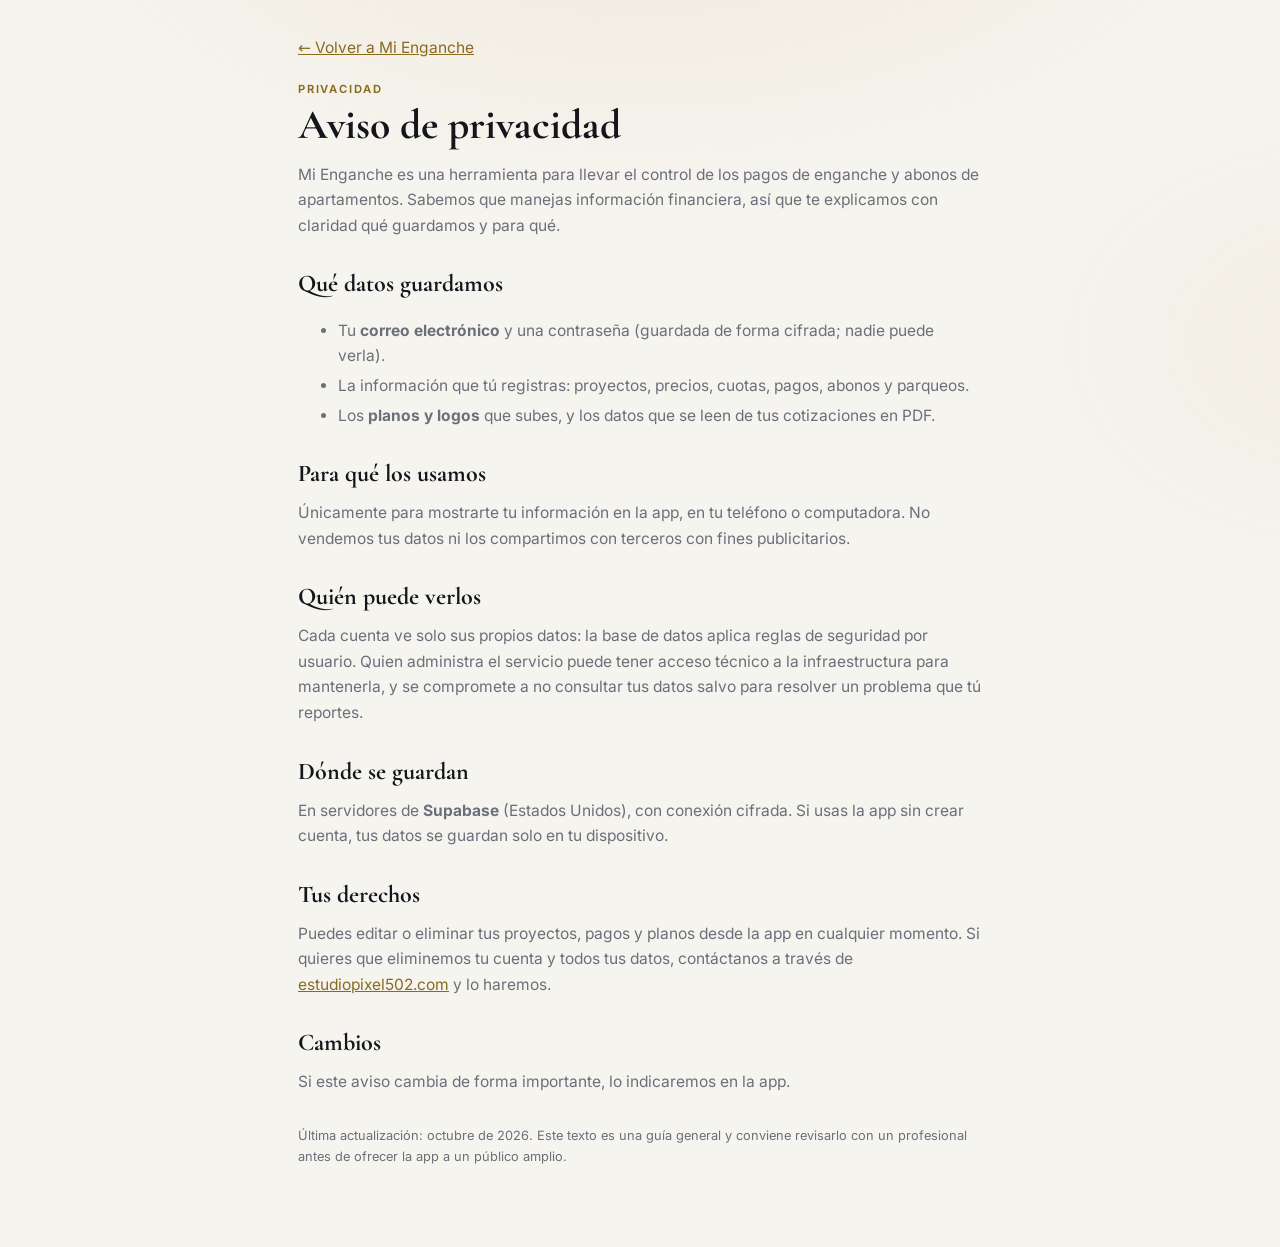
<file: privacidad.html>
<!doctype html>
<html lang="es">
<head>
  <meta charset="utf-8">
  <meta name="viewport" content="width=device-width, initial-scale=1">
  <title>Aviso de privacidad · Mi Enganche</title>
  <script>(function(){var t='auto';try{t=localStorage.getItem('enganche.theme')||'auto'}catch(e){}if(t==='auto')t=window.matchMedia&&matchMedia('(prefers-color-scheme: dark)').matches?'dark':'light';document.documentElement.dataset.theme=t;document.documentElement.dataset.accent='gold'})();</script>
  <link rel="stylesheet" href="styles.css?v=9">
  <style>.doc{max-width:720px;margin:0 auto;padding:36px 18px 80px}.doc h1{font-family:var(--serif);font-size:2.6rem;line-height:1.05;margin:6px 0 14px}.doc h2{font-family:var(--serif);font-size:1.5rem;margin:28px 0 8px}.doc p,.doc li{color:var(--mut);line-height:1.65}.doc li{margin:4px 0}.doc a{color:var(--acc)}</style>
</head>
<body>
  <div class="ambient" aria-hidden="true"></div>
  <main class="doc">
    <a href="./">← Volver a Mi Enganche</a>
    <div class="eyebrow" style="margin-top:22px">Privacidad</div>
    <h1>Aviso de privacidad</h1>
    <p>Mi Enganche es una herramienta para llevar el control de los pagos de enganche y abonos de apartamentos. Sabemos que manejas información financiera, así que te explicamos con claridad qué guardamos y para qué.</p>

    <h2>Qué datos guardamos</h2>
    <ul>
      <li>Tu <b>correo electrónico</b> y una contraseña (guardada de forma cifrada; nadie puede verla).</li>
      <li>La información que tú registras: proyectos, precios, cuotas, pagos, abonos y parqueos.</li>
      <li>Los <b>planos y logos</b> que subes, y los datos que se leen de tus cotizaciones en PDF.</li>
    </ul>

    <h2>Para qué los usamos</h2>
    <p>Únicamente para mostrarte tu información en la app, en tu teléfono o computadora. No vendemos tus datos ni los compartimos con terceros con fines publicitarios.</p>

    <h2>Quién puede verlos</h2>
    <p>Cada cuenta ve solo sus propios datos: la base de datos aplica reglas de seguridad por usuario. Quien administra el servicio puede tener acceso técnico a la infraestructura para mantenerla, y se compromete a no consultar tus datos salvo para resolver un problema que tú reportes.</p>

    <h2>Dónde se guardan</h2>
    <p>En servidores de <b>Supabase</b> (Estados Unidos), con conexión cifrada. Si usas la app sin crear cuenta, tus datos se guardan solo en tu dispositivo.</p>

    <h2>Tus derechos</h2>
    <p>Puedes editar o eliminar tus proyectos, pagos y planos desde la app en cualquier momento. Si quieres que eliminemos tu cuenta y todos tus datos, contáctanos a través de <a href="https://estudiopixel502.com">estudiopixel502.com</a> y lo haremos.</p>

    <h2>Cambios</h2>
    <p>Si este aviso cambia de forma importante, lo indicaremos en la app.</p>
    <p style="font-size:.8rem;margin-top:30px">Última actualización: octubre de 2026. Este texto es una guía general y conviene revisarlo con un profesional antes de ofrecer la app a un público amplio.</p>
  </main>
</body>
</html>
</file>
<file: styles.css>
/* Mi Enganche — sistema de diseño.
   Tema: html[data-theme=light|dark]. Acento por proyecto: [data-accent=…]. */
@font-face{font-family:"Inter";font-style:normal;font-weight:400 700;font-display:swap;src:url(fonts/inter.woff2) format("woff2")}
@font-face{font-family:"Cormorant Garamond";font-style:normal;font-weight:500 700;font-display:swap;src:url(fonts/cormorant.woff2) format("woff2")}

:root{--sans:"Inter",system-ui,-apple-system,"Segoe UI",Roboto,sans-serif;--serif:"Cormorant Garamond","Iowan Old Style",Palatino,Georgia,serif;
  --r:20px;--ease:cubic-bezier(.2,.8,.2,1);--ok:#2f9e6e;--warn:#c98a1b;--bad:#d2495a;--violet:#8b6cf0}
/* acentos (a1/a1b = botones y rellenos, a2 = brillo, ink-l = texto sobre claro) */
[data-accent=gold]{--a1:#b8903a;--a1b:#d9b45f;--a2:#f0d99a;--ink-l:#8a6a1f;--on-a:#1b1406;--a-rgb:201,162,75}
[data-accent=emerald]{--a1:#17936c;--a1b:#2fbf92;--a2:#8be8c6;--ink-l:#0e6b4e;--on-a:#03150e;--a-rgb:31,163,122}
[data-accent=sapphire]{--a1:#3563d4;--a1b:#5b86f0;--a2:#b0c8ff;--ink-l:#274ba8;--on-a:#fff;--a-rgb:74,123,232}
[data-accent=ruby]{--a1:#b72f50;--a1b:#dc5878;--a2:#f7a3b7;--ink-l:#8f1f3b;--on-a:#fff;--a-rgb:196,61,92}
[data-accent=amethyst]{--a1:#7352d6;--a1b:#9677ee;--a2:#cfbfff;--ink-l:#5638ad;--on-a:#fff;--a-rgb:123,87,217}
[data-accent=copper]{--a1:#b8602f;--a1b:#de8754;--a2:#f6bf9a;--ink-l:#8c4520;--on-a:#fff;--a-rgb:194,106,61}
[data-accent=teal]{--a1:#138f9b;--a1b:#2cbac7;--a2:#85e4ec;--ink-l:#0c6a73;--on-a:#02161a;--a-rgb:30,156,168}
[data-accent=platinum]{--a1:#6f7b91;--a1b:#99a4b8;--a2:#dfe5ef;--ink-l:#4d586d;--on-a:#fff;--a-rgb:138,148,166}
html:not([data-accent]){--a1:#b8903a;--a1b:#d9b45f;--a2:#f0d99a;--ink-l:#8a6a1f;--on-a:#1b1406;--a-rgb:201,162,75}

html[data-theme=light]{color-scheme:light;--card-solid:#ffffff;--bg:#f6f4ef;--card:#fff;--card2:#faf8f4;--ink:#14161c;--mut:#6b6f7a;--line:rgba(20,22,28,.09);--line2:rgba(20,22,28,.17);
  --acc:var(--ink-l);--shadow:0 1px 0 rgba(255,255,255,.9) inset,0 14px 34px -22px rgba(20,22,28,.3);--glow:.13;--track:rgba(20,22,28,.08)}
html[data-theme=dark]{color-scheme:dark;--card-solid:#11151c;--bg:#090b10;--card:#11151c;--card2:#161b24;--ink:#eceef2;--mut:#8d93a1;--line:rgba(255,255,255,.07);--line2:rgba(255,255,255,.15);
  --acc:var(--a2);--shadow:0 1px 0 rgba(255,255,255,.045) inset,0 24px 44px -28px #000;--glow:.2;--track:rgba(255,255,255,.09);--ok:#4cc58f;--warn:#e6b04a;--bad:#f0707f;--violet:#b9a3ff}

html[data-theme=light] [data-accent]{--acc:var(--ink-l)}
html[data-theme=dark] [data-accent]{--acc:var(--a2)}
*{box-sizing:border-box}
html{-webkit-text-size-adjust:100%;scroll-behavior:smooth}
body{margin:0;background:var(--bg);color:var(--ink);font:15.5px/1.5 var(--sans);padding-bottom:env(safe-area-inset-bottom);min-height:100vh;transition:background .4s,color .3s;-webkit-font-smoothing:antialiased}
h1,h2,h3,p{margin:0}
button,input,select,textarea{font:inherit;color:inherit}
.wrap{max-width:1040px;margin:0 auto;padding:0 18px}
svg.i{width:1.15em;height:1.15em;fill:none;stroke:currentColor;stroke-width:1.7;stroke-linecap:round;stroke-linejoin:round;flex:none;vertical-align:-.2em}
.ambient{position:fixed;inset:0;z-index:-1;pointer-events:none;
  background:radial-gradient(900px 460px at 50% -140px,rgba(var(--a-rgb),var(--glow)),transparent 72%),radial-gradient(520px 380px at 105% 38%,rgba(var(--a-rgb),calc(var(--glow) * .45)),transparent 70%)}
.ambient i{display:none}

/* ---------- encabezado ---------- */
header.top{position:sticky;top:0;z-index:6;background:var(--bg);border-bottom:1px solid var(--line);padding:max(10px,env(safe-area-inset-top)) 0 10px}
header.top .wrap{display:flex;gap:10px;align-items:center}
.brand{display:flex;align-items:center;gap:10px;margin-right:auto;font-family:var(--serif);font-weight:700;font-size:1.5rem;letter-spacing:.01em;line-height:1;white-space:nowrap}
.brand .mark{width:30px;height:30px;border-radius:9px;display:grid;place-items:center;background:linear-gradient(145deg,var(--a1),var(--a1b));color:var(--on-a);box-shadow:0 6px 16px -8px rgba(var(--a-rgb),.9)}
.brand .mark svg{width:17px;height:17px}
.pill{position:relative;display:flex;align-items:center;min-width:0}
.pill select{appearance:none;-webkit-appearance:none;background:var(--card);border:1px solid var(--line2);border-radius:99px;padding:9px 34px 9px 16px;min-height:42px;font-weight:550;max-width:42vw;width:auto;margin:0;text-overflow:ellipsis;cursor:pointer;transition:border-color .2s}
.pill select:hover{border-color:rgba(var(--a-rgb),.7)}
.pill svg{position:absolute;right:12px;pointer-events:none;width:15px;height:15px;color:var(--mut)}
.ibtn{width:42px;height:42px;border-radius:50%;background:var(--card);border:1px solid var(--line2);color:var(--ink);display:grid;place-items:center;cursor:pointer;transition:transform .2s var(--ease),border-color .2s,background .2s;flex:none}
.ibtn:hover{border-color:rgba(var(--a-rgb),.8);transform:translateY(-1px)}.ibtn:active{transform:scale(.92)}
.ibtn svg{width:19px;height:19px}
.ibtn.txt{width:auto;padding:0 16px;border-radius:99px;font-weight:600;font-size:.88rem}
.who{font-size:.75rem;color:var(--mut);padding-top:4px}

/* ---------- pestañas con indicador deslizante ---------- */
nav.tabs{position:sticky;top:var(--hh,64px);z-index:5;background:var(--bg);border-bottom:1px solid var(--line);overflow-x:auto;scrollbar-width:none}
nav.tabs::-webkit-scrollbar{display:none}
.tabs-in{position:relative;display:flex;gap:4px;width:max-content;min-width:100%;padding:0 max(18px,calc((100vw - 1040px)/2 + 18px));box-sizing:border-box}
nav.tabs button{background:none;border:0;padding:14px 14px;color:var(--mut);font-weight:550;font-size:.92rem;white-space:nowrap;cursor:pointer;transition:color .25s}
nav.tabs button:hover{color:var(--ink)}nav.tabs button.on{color:var(--ink)}
nav.tabs .ind{position:absolute;left:0;bottom:-1px;height:2px;width:0;border-radius:2px;background:linear-gradient(90deg,var(--a1b),var(--a2));transition:transform .45s var(--ease),width .45s var(--ease);box-shadow:0 0 12px rgba(var(--a-rgb),.7)}
main{padding:24px 0 80px}

/* ---------- superficies ---------- */
.card,.stat{background:var(--card);border:1px solid var(--line);border-radius:var(--r);box-shadow:var(--shadow)}
.card{padding:22px;margin-bottom:16px}
.card h2{font-family:var(--serif);font-weight:700;font-size:1.55rem;letter-spacing:.005em;margin-bottom:12px;line-height:1.1}
.eyebrow{font-size:.7rem;font-weight:650;letter-spacing:.16em;text-transform:uppercase;color:var(--acc)}
.muted{color:var(--mut);font-size:.9rem}
.grid{display:grid;gap:14px;grid-template-columns:repeat(auto-fit,minmax(170px,1fr));margin-bottom:16px}
.stat{padding:18px 18px 16px;position:relative;overflow:hidden;transition:transform .35s var(--ease),border-color .3s}
.stat::before{content:"";position:absolute;left:18px;top:0;width:28px;height:2px;border-radius:0 0 2px 2px;background:linear-gradient(90deg,var(--a1b),var(--a2));opacity:.9}
.stat:hover{transform:translateY(-3px);border-color:rgba(var(--a-rgb),.45)}
.stat small{display:block;white-space:nowrap;color:var(--mut);font-size:.68rem;font-weight:650;letter-spacing:.13em;text-transform:uppercase}
.stat b{display:block;font-family:var(--serif);font-weight:700;font-size:2rem;line-height:1.1;margin-top:8px;font-variant-numeric:lining-nums tabular-nums;letter-spacing:-.005em}
.stat .sub{display:block;color:var(--mut);font-size:.8rem;margin-top:6px}
.stat.ok b{color:var(--ok)}.stat.abono b{color:var(--violet)}.stat.hero b{color:var(--acc)}
.m{white-space:nowrap}.m .cur{font:600 .42em/1 var(--sans);letter-spacing:.06em;color:var(--mut);margin-right:.3em;vertical-align:.95em}.m .cts{font-size:.55em;opacity:.6;font-weight:600}
.kv{display:flex;justify-content:space-between;gap:14px;padding:11px 0;border-bottom:1px solid var(--line)}
.kv:last-child{border:0}.kv b{font-variant-numeric:tabular-nums;font-weight:600}.kv>span:first-child{color:var(--mut)}
.note{background:rgba(var(--a-rgb),.1);border:1px solid rgba(var(--a-rgb),.28);color:var(--ink);border-radius:14px;padding:12px 14px;font-size:.88rem;margin-bottom:14px}

/* ---------- Resumen: hero ---------- */
.hero{position:relative;overflow:hidden;padding:26px 24px;background:linear-gradient(150deg,var(--card2),var(--card) 60%)}
.hero::before{content:"";position:absolute;inset:0 0 auto 0;height:1px;background:linear-gradient(90deg,transparent,rgba(var(--a-rgb),.9),transparent)}
.hero::after{content:"";position:absolute;right:-90px;top:-90px;width:300px;height:300px;border-radius:50%;background:radial-gradient(closest-side,rgba(var(--a-rgb),.16),transparent);pointer-events:none}
.hero-grid{display:grid;grid-template-columns:1fr auto;gap:22px 34px;align-items:center;position:relative;z-index:1}
.hero-title{font-family:var(--serif);font-weight:700;font-size:clamp(2.3rem,7vw,3.4rem);line-height:1;margin:8px 0 10px;letter-spacing:-.005em}
.hero-meta{display:flex;flex-wrap:wrap;gap:6px 16px;color:var(--mut);font-size:.88rem}
.hero-meta span+span::before{content:"·";margin-right:16px;opacity:.6}
.kpis{display:grid;grid-template-columns:repeat(3,auto);gap:10px 28px;margin-top:22px;justify-content:start}
.kpi small{display:block;color:var(--mut);font-size:.66rem;font-weight:650;letter-spacing:.13em;text-transform:uppercase}
.kpi b{display:block;font-family:var(--serif);font-weight:700;font-size:1.7rem;line-height:1.15;margin-top:3px;font-variant-numeric:lining-nums tabular-nums}
.ring{position:relative;width:188px;height:188px}
.ring svg{width:100%;height:100%;transform:rotate(-90deg);overflow:visible}
.ring .tr{fill:none;stroke:var(--track);stroke-width:9}
.ring .pg{fill:none;stroke:url(#rg);stroke-width:9;stroke-linecap:round;stroke-dasharray:439.82;stroke-dashoffset:439.82;transition:stroke-dashoffset 1.6s var(--ease);filter:drop-shadow(0 0 7px rgba(var(--a-rgb),.55))}
.ring .ct{position:absolute;inset:0;display:grid;place-content:center;text-align:center}
.ring .ct b{font-family:var(--serif);font-weight:700;font-size:3rem;line-height:1;font-variant-numeric:lining-nums}
.ring .ct b sup{font-size:.45em;vertical-align:.9em;color:var(--mut);margin-left:2px}
.ring .ct .cap{font-size:.64rem;letter-spacing:.15em;text-transform:uppercase;color:var(--mut);margin-top:6px}
.path{display:flex;gap:5px;margin-top:24px;position:relative;z-index:1}
.seg{flex:1;height:9px;border-radius:5px;background:var(--track);position:relative;overflow:hidden}
.seg::after{content:"";position:absolute;inset:0;border-radius:5px;background:linear-gradient(90deg,var(--a1b),var(--a2));transform:scaleX(0);transform-origin:left;transition:transform .55s var(--ease);transition-delay:calc(var(--i) * 55ms + 300ms)}
.path.go .seg.on::after{transform:scaleX(1)}.path.go .seg.part::after{transform:scaleX(var(--p))}
.seg.res{flex:.6}
.path-cap{display:flex;justify-content:space-between;color:var(--mut);font-size:.75rem;margin-top:10px;position:relative;z-index:1}
.next{display:flex;align-items:center;gap:16px}
.next .ic{width:48px;height:48px;border-radius:14px;display:grid;place-items:center;background:rgba(var(--a-rgb),.13);color:var(--acc);flex:none}
.next .ic svg{width:22px;height:22px}
.next .tx{flex:1;min-width:0}.next .tx b{display:block;font-weight:600}.next .tx span{color:var(--mut);font-size:.85rem}
.next .am{font-family:var(--serif);font-weight:700;font-size:1.6rem;font-variant-numeric:lining-nums;white-space:nowrap}
.tag{display:inline-block;border-radius:99px;padding:2px 10px;font-size:.68rem;font-weight:650;letter-spacing:.06em;text-transform:uppercase}

/* ---------- formularios y botones ---------- */
.row{display:flex;gap:14px;flex-wrap:wrap}.row>*{flex:1 1 150px}
label{display:block;font-size:.68rem;color:var(--mut);font-weight:650;letter-spacing:.12em;text-transform:uppercase}
input,select,textarea{width:100%;margin-top:7px;padding:11px 14px;border:1px solid var(--line2);border-radius:13px;background:var(--card2);min-height:46px;font-size:.98rem;letter-spacing:0;text-transform:none;font-weight:450;transition:border-color .2s,box-shadow .2s}
input:focus,select:focus,textarea:focus{outline:none;border-color:var(--a1b);box-shadow:0 0 0 4px rgba(var(--a-rgb),.2)}
input[type=checkbox]{accent-color:var(--a1)}
.btn{background:linear-gradient(135deg,var(--a1),var(--a1b));color:var(--on-a);border:0;border-radius:13px;padding:12px 22px;font-weight:650;font-size:.95rem;cursor:pointer;min-height:46px;position:relative;overflow:hidden;transition:transform .2s var(--ease),box-shadow .3s;box-shadow:0 12px 24px -14px rgba(var(--a-rgb),.95);display:inline-flex;align-items:center;gap:8px;justify-content:center}
.btn::after{content:"";position:absolute;inset:0;background:linear-gradient(105deg,transparent 35%,rgba(255,255,255,.4) 50%,transparent 65%);transform:translateX(-130%);transition:transform .7s var(--ease)}
.btn:hover::after{transform:translateX(130%)}.btn:hover{transform:translateY(-1px)}.btn:active{transform:scale(.97)}
.btn.sec{background:rgba(var(--a-rgb),.13);color:var(--acc);box-shadow:none}
.btn.ghost{background:transparent;color:var(--ink);border:1px solid var(--line2);box-shadow:none}
.btn.danger{background:rgba(210,73,90,.12);color:var(--bad);box-shadow:none}
.btn.sm{padding:6px 12px;min-height:36px;font-size:.84rem;border-radius:11px}
.actions{display:flex;gap:10px;flex-wrap:wrap;margin-top:16px}
.chips{display:flex;gap:8px;flex-wrap:wrap;margin-top:12px;align-items:center}
.chip{border:1px solid var(--line2);background:var(--card2);border-radius:99px;padding:6px 14px;font-size:.82rem;cursor:pointer;transition:border-color .2s,transform .2s}
.chip:hover{border-color:var(--a1b)}.chip:active{transform:scale(.95)}
details summary{cursor:pointer;font-weight:600;color:var(--acc)}
.ab{color:var(--violet);font-weight:600}

/* barra simple (parqueos) */
.bar{height:10px;background:var(--track);border-radius:99px;overflow:hidden;margin:6px 0 12px}
.bar i{display:block;height:100%;width:0;background:linear-gradient(90deg,var(--a1b),var(--a2));border-radius:99px;transition:width 1.2s var(--ease)}
.path.noanim .seg::after{transition:none}

/* ---------- tablas ---------- */
.tbl-wrap{overflow-x:auto}
.table{width:100%;border-collapse:collapse;font-size:.92rem}
.table th{text-align:left;color:var(--mut);font-size:.66rem;font-weight:650;text-transform:uppercase;letter-spacing:.13em;padding:10px 8px;border-bottom:1px solid var(--line2)}
.table td{padding:12px 8px;border-bottom:1px solid var(--line);vertical-align:middle}
.table tbody tr{transition:background .2s}.table tbody tr:hover{background:rgba(var(--a-rgb),.05)}
.table tr:last-child td{border-bottom:0}.table .n{text-align:right;font-variant-numeric:tabular-nums;white-space:nowrap}
.badge{display:inline-flex;align-items:center;gap:6px;border-radius:99px;padding:3px 11px;font-size:.7rem;font-weight:650;letter-spacing:.05em;text-transform:uppercase}
.badge::before{content:"";width:6px;height:6px;border-radius:50%;background:currentColor}
.b-pagada{background:rgba(76,197,143,.14);color:var(--ok)}.b-parcial{background:rgba(230,176,74,.16);color:var(--warn)}
.b-pendiente{background:var(--track);color:var(--mut)}.b-vencida{background:rgba(240,112,127,.15);color:var(--bad)}

/* ---------- bienvenida / vacío / auth ---------- */
.welcome{text-align:center;padding:34px 12px 10px;position:relative}
.welcome .heroorb{width:104px;height:104px;margin:0 auto 6px;display:grid;place-items:center;color:var(--acc)}
.welcome h1{font-family:var(--serif);font-weight:700;font-size:clamp(2.4rem,9vw,3.9rem);line-height:1.02;margin:10px auto 14px;max-width:11em}
.welcome p.lead{color:var(--mut);max-width:34em;margin:0 auto 24px;font-size:1.02rem}
.feats{display:grid;gap:14px;grid-template-columns:repeat(auto-fit,minmax(210px,1fr));margin-top:34px;text-align:left}
.feat{background:var(--card);border:1px solid var(--line);border-radius:var(--r);padding:20px;box-shadow:var(--shadow)}
.feat .fi{width:42px;height:42px;border-radius:12px;display:grid;place-items:center;background:rgba(var(--a-rgb),.13);color:var(--acc);margin-bottom:12px}
.feat .fi svg{width:21px;height:21px}.feat b{display:block;font-weight:600;margin-bottom:4px}.feat span{color:var(--mut);font-size:.88rem}
.auth{max-width:400px;margin:7vh auto}.auth .heroorb{width:84px;height:84px;margin:0 auto;display:grid;place-items:center;color:var(--acc)}
.swatches{display:flex;gap:12px;flex-wrap:wrap;margin-top:10px}
.sw{width:40px;height:40px;border-radius:50%;border:2px solid transparent;cursor:pointer;background:linear-gradient(135deg,var(--c1),var(--c2));box-shadow:0 0 0 3px var(--card) inset,0 8px 16px -8px var(--c1);transition:transform .25s var(--ease)}
.sw:hover{transform:scale(1.1)}.sw.on{border-color:var(--ink);transform:scale(1.1)}
.seg2{display:inline-flex;border:1px solid var(--line2);border-radius:13px;overflow:hidden;margin-top:8px}
.seg2 button{background:var(--card2);border:0;padding:10px 16px;cursor:pointer;font-weight:550;color:var(--mut);display:flex;gap:8px;align-items:center;transition:background .2s,color .2s}
.seg2 button.on{background:linear-gradient(135deg,var(--a1),var(--a1b));color:var(--on-a)}

/* ---------- parqueos ---------- */
.park{display:flex;gap:12px;align-items:center;flex-wrap:wrap;padding:14px 0;border-bottom:1px solid var(--line)}
.park:last-child{border:0}.park .nm{flex:1 1 150px;font-weight:600}.park .nm small{display:block;color:var(--mut);font-weight:450;margin-top:2px}

/* ---------- planos ---------- */
.drop{border:1.5px dashed rgba(var(--a-rgb),.55);background:rgba(var(--a-rgb),.06);border-radius:var(--r);padding:30px 18px;text-align:center;cursor:pointer;transition:transform .25s var(--ease),background .25s}
.drop:hover,.drop.over{background:rgba(var(--a-rgb),.12);transform:scale(1.008)}
.drop .di{width:50px;height:50px;border-radius:50%;display:grid;place-items:center;margin:0 auto 10px;background:rgba(var(--a-rgb),.15);color:var(--acc)}
.drop .di svg{width:24px;height:24px}.drop b{display:block;font-weight:600}.drop small{color:var(--mut)}
.plans{display:grid;gap:16px;grid-template-columns:repeat(auto-fill,minmax(170px,1fr));margin-top:16px}
.plan{border:1px solid var(--line);border-radius:18px;overflow:hidden;background:var(--card);cursor:pointer;transition:transform .35s var(--ease),border-color .3s,box-shadow .3s;position:relative;box-shadow:var(--shadow)}
.plan:hover{transform:translateY(-5px);border-color:rgba(var(--a-rgb),.5)}
.plan .th{aspect-ratio:4/3;background:var(--card2);display:grid;place-items:center;overflow:hidden;color:var(--acc);font-weight:700;letter-spacing:.1em}
.plan .th img{width:100%;height:100%;object-fit:cover;animation:fade .6s}
.plan .meta{padding:11px 14px;font-size:.82rem}.plan .meta b{display:block;white-space:nowrap;overflow:hidden;text-overflow:ellipsis;font-weight:600}
.plan .x{position:absolute;top:8px;right:8px}
.viewer{position:fixed;inset:0;z-index:30;background:rgba(6,8,12,.97);display:flex;flex-direction:column;animation:fade .25s;color:#fff}
.viewer .vh{display:flex;gap:8px;align-items:center;padding:max(12px,env(safe-area-inset-top)) 14px 12px}
.viewer .vh b{flex:1;white-space:nowrap;overflow:hidden;text-overflow:ellipsis;font-weight:600}
.viewer .ibtn{background:rgba(255,255,255,.08);border-color:rgba(255,255,255,.2);color:#fff}
.viewer .vb{flex:1;overflow:auto;padding:0 10px 28px;-webkit-overflow-scrolling:touch;text-align:center}
.viewer canvas,.viewer .vb img{display:block;margin:0 auto 12px;background:#fff;border-radius:6px;max-width:none;box-shadow:0 20px 50px -14px #000}

/* ---------- carga, aviso ---------- */
#busy{position:fixed;inset:0;z-index:40;display:none;place-items:center;background:color-mix(in srgb,var(--bg) 90%,transparent)}
#busy.on{display:grid;animation:fade .25s}
#busy .bx{text-align:center;color:var(--acc)}#busy .bo{width:104px;height:104px;margin:0 auto 12px;display:grid;place-items:center}
#busy p{color:var(--ink);font-family:var(--serif);font-weight:700;font-size:1.4rem;margin:0}
.spin{width:34px;height:34px;border-radius:50%;border:3px solid var(--track);border-top-color:var(--a1b);animation:rot 1s linear infinite}
@keyframes rot{to{transform:rotate(360deg)}}
#toast{position:fixed;left:50%;bottom:calc(22px + env(safe-area-inset-bottom));transform:translate(-50%,40px);background:var(--card);color:var(--ink);border:1px solid rgba(var(--a-rgb),.45);box-shadow:0 18px 40px -16px #000;padding:12px 20px;border-radius:99px;opacity:0;transition:.35s var(--ease);pointer-events:none;z-index:50;max-width:90vw;font-weight:500}
#toast.on{opacity:1;transform:translate(-50%,0)}

/* ---------- movimiento ---------- */
@keyframes fade{from{opacity:0}}
@keyframes rise{from{opacity:0;transform:translateY(18px)}}
.enter>*,.enter .grid>*{animation:rise .7s var(--ease) both;animation-delay:calc(var(--i,0) * 75ms)}

@media(max-width:620px){
  .wrap{padding:0 14px}.tabs-in{padding:0 14px}
  .pill{flex:1;justify-content:flex-end}.pill select{max-width:100%;width:100%}.brand{margin-right:0}
  .card{padding:18px}.hero{padding:22px 18px}
  .hero-grid{grid-template-columns:1fr;justify-items:center;text-align:center}.hero-meta{justify-content:center}
  .kpis{grid-template-columns:repeat(3,1fr);justify-items:center;gap:10px 8px;justify-content:stretch;width:100%}.kpi b{font-size:1.28rem}
  .ring{width:176px;height:176px;order:-1}.hero-text{order:0;width:100%}
  .brand{font-size:1.3rem}.brand .mark{width:28px;height:28px}
  .pill select{padding-left:13px;min-height:40px}.ibtn{width:40px;height:40px}
  .table{font-size:.8rem}.table th,.table td{padding:9px 4px}.badge{padding:2px 8px;font-size:.62rem}.table th.hide-s,.table td.hide-s{display:none}
  .stat b{font-size:1.6rem}.grid{gap:12px}.next .am{font-size:1.3rem}
  .kv{flex-direction:column;gap:2px}
}
@media(prefers-reduced-motion:reduce){*,*::before,*::after{animation:none!important;transition:none!important}.ring .pg{stroke-dashoffset:var(--off)!important}.path .seg.on::after{transform:scaleX(1)!important}}
.plan .x{width:32px;height:32px;min-height:0;padding:0;border-radius:50%;background:rgba(10,12,16,.72);color:#fff;border:1px solid rgba(255,255,255,.18)}
.plan .x:hover{background:var(--bad)}

/* ---------- insignia de logo ---------- */
.lg{width:40px;height:40px;border-radius:12px;background:#fff;border:1px solid var(--line2);display:grid;place-items:center;overflow:hidden;flex:none;box-shadow:0 6px 16px -10px rgba(0,0,0,.5)}
.lg img{width:100%;height:100%;object-fit:contain;padding:3px}
.lg.wide img{padding:4px 6px}
.lg.mono{background:linear-gradient(145deg,var(--a1),var(--a1b));color:var(--on-a);border:0;font:700 1.35rem/1 var(--serif)}
.lg.m{width:50px;height:50px;border-radius:14px}.lg.m.mono{font-size:1.6rem}
.lg.l{width:68px;height:68px;border-radius:18px}.lg.l.mono{font-size:2rem}
.pbrand{min-width:0;gap:11px}
.pbrand .wm{display:flex;flex-direction:column;min-width:0;line-height:1.05}
.pbrand .wm b{font-family:var(--serif);font-weight:700;font-size:1.4rem;white-space:nowrap;overflow:hidden;text-overflow:ellipsis}
.pbrand .wm small{font:600 .62rem var(--sans);letter-spacing:.14em;text-transform:uppercase;color:var(--mut);margin-top:3px}
.hero-logo{margin-bottom:16px}
.logo-row{display:flex;gap:18px;align-items:center;flex-wrap:wrap}
.logos{display:flex;gap:10px;flex-wrap:wrap;margin:8px 0 18px}
.lgo{background:#fff;border:2px solid var(--line2);border-radius:14px;padding:6px;cursor:pointer;width:104px;height:80px;display:grid;place-items:center;transition:transform .2s var(--ease),border-color .2s}
.lgo img{max-width:100%;max-height:100%;object-fit:contain}
.lgo.txt{background:var(--card2);color:var(--mut);font-weight:550;font-size:.82rem;gap:6px;display:flex;align-items:center;justify-content:center}
.lgo:hover{transform:translateY(-2px)}.lgo.on{border-color:var(--a1b);box-shadow:0 0 0 4px rgba(var(--a-rgb),.22)}

/* ---------- inicio: mis proyectos ---------- */
.home-head{margin-bottom:22px}.home-head .hero-title{margin-bottom:6px}
.pgrid{display:grid;gap:16px;grid-template-columns:repeat(auto-fill,minmax(340px,1fr))}
.pcard .lg.wide{max-width:104px}
.pcard{all:unset;box-sizing:border-box;cursor:pointer;display:block;position:relative;overflow:hidden;background:linear-gradient(150deg,var(--card2),var(--card) 65%);border:1px solid var(--line);border-radius:var(--r);box-shadow:var(--shadow);padding:20px;transition:transform .4s var(--ease),border-color .3s,box-shadow .3s;color:var(--ink)}
.pcard::before{content:"";position:absolute;inset:0 0 auto 0;height:2px;background:linear-gradient(90deg,var(--a1),var(--a2))}
.pcard::after{content:"";position:absolute;right:-70px;top:-70px;width:200px;height:200px;border-radius:50%;background:radial-gradient(closest-side,rgba(var(--a-rgb),.15),transparent);pointer-events:none}
.pcard:hover{transform:translateY(-5px);border-color:rgba(var(--a-rgb),.55)}.pcard:focus-visible{outline:2px solid var(--a1b);outline-offset:3px}
.pc-top{display:flex;gap:14px;align-items:center;position:relative;z-index:1}
.pc-t{flex:1;min-width:0}.pc-t b{display:block;font-family:var(--serif);font-weight:700;font-size:1.55rem;line-height:1.05;white-space:nowrap;overflow:hidden;text-overflow:ellipsis}
.pc-t span{display:block;color:var(--mut);font-size:.8rem;margin-top:4px;white-space:nowrap;overflow:hidden;text-overflow:ellipsis}
.pc-pct{font-family:var(--serif);font-weight:700;font-size:2rem;line-height:1;color:var(--acc);font-variant-numeric:lining-nums}.pc-pct small{font-size:.5em;color:var(--mut);margin-left:1px}
.pcard .bar{margin:18px 0 14px;position:relative;z-index:1}
.pc-nums{display:flex;gap:26px;position:relative;z-index:1}
.pc-nums small{display:block;color:var(--mut);font-size:.62rem;font-weight:650;letter-spacing:.13em;text-transform:uppercase}
.pc-nums b{display:block;font-family:var(--serif);font-weight:700;font-size:1.45rem;line-height:1.15;margin-top:2px;font-variant-numeric:lining-nums}
.pc-foot{display:flex;justify-content:space-between;gap:10px;margin-top:16px;padding-top:12px;border-top:1px solid var(--line);color:var(--mut);font-size:.8rem;position:relative;z-index:1}
.pc-foot span{display:inline-flex;gap:6px;align-items:center}
.pcard.add{display:flex;flex-direction:column;align-items:center;justify-content:center;text-align:center;gap:6px;min-height:220px;border:1.5px dashed rgba(var(--a-rgb),.5);background:rgba(var(--a-rgb),.05);box-shadow:none}
.pcard.add::before,.pcard.add::after{display:none}
.pa-i{width:52px;height:52px;border-radius:50%;display:grid;place-items:center;background:rgba(var(--a-rgb),.15);color:var(--acc);margin-bottom:6px}.pa-i svg{width:24px;height:24px}
@media(max-width:620px){.hero-logo{display:none}.pbrand .wm b{font-size:1.2rem}.pgrid{grid-template-columns:1fr}.logo-row{gap:14px}.lgo{width:92px;height:72px}}
.auth .heroorb{margin-bottom:10px}

/* ---------- ajustes móvil / iPhone ---------- */
input,select,textarea{font-size:16px}  /* evita el zoom automático de iOS al enfocar */
input[type=date],input[type=month]{-webkit-appearance:none;appearance:none;display:block;min-width:0;text-align:left;min-height:46px;line-height:1.3;padding-right:12px}
input[type=date]::-webkit-date-and-time-value,input[type=month]::-webkit-date-and-time-value{text-align:left;min-height:1.3em}
.row>*{min-width:0}
.ibtn.av{background:linear-gradient(135deg,var(--a1),var(--a1b));color:var(--on-a);border:0;font-weight:700;font-size:1rem}
.menu{position:absolute;right:14px;top:calc(100% - 4px);min-width:240px;max-width:calc(100vw - 28px);background:var(--card);border:1px solid var(--line2);border-radius:16px;box-shadow:0 24px 50px -18px #000;padding:8px;z-index:20;animation:rise .25s var(--ease)}
.menu .em{padding:10px 12px 12px;color:var(--mut);font-size:.78rem;line-height:1.45;border-bottom:1px solid var(--line);margin-bottom:6px}
.menu .em b{color:var(--ink);font-weight:600;word-break:break-all}
.menu a,.menu button{display:flex;gap:10px;align-items:center;width:100%;padding:12px;border:0;background:none;border-radius:10px;text-align:left;color:var(--ink);cursor:pointer;font-weight:550;text-decoration:none;font-size:.95rem}
.menu a:hover,.menu button:hover{background:rgba(var(--a-rgb),.12)}
.brand .lg.wide{max-width:104px}
@media(max-width:620px){
  header.top .wrap{gap:8px}
  .brand .lg.wide{max-width:84px}
  .pbrand{flex:1 1 0;min-width:0;gap:9px}
  .pbrand .wm b{font-size:1.15rem}
  .ibtn{width:40px;height:40px}
}

/* ---------- página de presentación ---------- */
.lp-nav .wrap{display:flex;gap:10px;align-items:center}
.lp{padding-bottom:20px}
.lp-hero{display:grid;grid-template-columns:1.05fr .95fr;gap:44px;align-items:center;padding:60px 0 34px}
.lp-hero h1{font-family:var(--serif);font-weight:700;font-size:clamp(2.9rem,7.4vw,4.9rem);line-height:.97;letter-spacing:-.012em;margin:14px 0 20px}
.lp-hero h1 em{font-style:normal;background:linear-gradient(95deg,var(--a1b),var(--a2));-webkit-background-clip:text;background-clip:text;color:transparent}
html[data-theme=light] .lp-hero h1 em{background:linear-gradient(95deg,var(--ink-l),var(--a1b));-webkit-background-clip:text;background-clip:text}
.lp-lead{color:var(--mut);font-size:1.12rem;line-height:1.6;max-width:33em}
.lp-cta{display:flex;gap:12px;flex-wrap:wrap;margin-top:28px}
.lp-cta .btn{padding:14px 26px;font-size:1rem;text-decoration:none}
.lp-note{display:flex;gap:8px 22px;flex-wrap:wrap;margin-top:18px;color:var(--mut);font-size:.86rem}
.lp-note span::before{content:"✓";color:var(--acc);font-weight:700;margin-right:7px}
.mock{position:relative}
.mock::before{content:"";position:absolute;inset:-26px;border-radius:40px;background:radial-gradient(closest-side,rgba(var(--a-rgb),.22),transparent);z-index:-1}
.mock-tag{position:absolute;top:-12px;right:18px;z-index:2;background:var(--card);border:1px solid rgba(var(--a-rgb),.5);color:var(--acc);font-size:.62rem;font-weight:700;letter-spacing:.14em;text-transform:uppercase;padding:5px 11px;border-radius:99px}
.lp-sec{padding:58px 0}
.lp-sec h2{font-family:var(--serif);font-weight:700;font-size:clamp(2rem,5vw,3.1rem);line-height:1.04;margin:8px 0 6px;max-width:16em}
.steps{display:grid;gap:16px;grid-template-columns:repeat(3,1fr);margin-top:26px}
.step{background:var(--card);border:1px solid var(--line);border-radius:var(--r);padding:24px;box-shadow:var(--shadow);position:relative;overflow:hidden}
.step .sn{font-family:var(--serif);font-weight:700;font-size:3.6rem;line-height:1;color:var(--acc);opacity:.9;display:block;margin-bottom:10px}
.step b{display:block;font-size:1.08rem;margin-bottom:6px}.step p{color:var(--mut);margin:0;font-size:.93rem}
.lp-feats{margin-top:26px}
.calc{padding:30px}
.calc-in{display:grid;grid-template-columns:1.1fr .9fr;gap:34px;align-items:center}
.calc h2{margin:6px 0 8px}
.calc-out{display:grid;grid-template-columns:1fr 1fr;gap:14px}
.co{background:var(--card2);border:1px solid var(--line);border-radius:16px;padding:16px}
.co small{display:block;color:var(--mut);font-size:.64rem;font-weight:650;letter-spacing:.12em;text-transform:uppercase}
.co b{display:block;font-family:var(--serif);font-weight:700;font-size:1.7rem;line-height:1.15;margin-top:4px;font-variant-numeric:lining-nums}
.co>span{display:block;color:var(--mut);font-size:.75rem;margin-top:3px}
.co.hl{background:linear-gradient(145deg,rgba(var(--a-rgb),.16),rgba(var(--a-rgb),.04));border-color:rgba(var(--a-rgb),.45)}.co.hl b{color:var(--acc)}
.lp-trust{display:flex;gap:20px;align-items:center;padding:26px}
.lp-trust .fi{width:54px;height:54px;border-radius:16px;display:grid;place-items:center;flex:none;background:rgba(var(--a-rgb),.14);color:var(--acc)}.lp-trust .fi svg{width:26px;height:26px}
.faq{margin-top:22px;max-width:760px}
.faq details{border-bottom:1px solid var(--line);padding:4px 0}
.faq summary{list-style:none;cursor:pointer;padding:16px 36px 16px 0;font-weight:600;color:var(--ink);position:relative;font-size:1.02rem}
.faq summary::-webkit-details-marker{display:none}
.faq summary::after{content:"+";position:absolute;right:4px;top:50%;transform:translateY(-50%);font-size:1.5rem;color:var(--acc);transition:transform .3s var(--ease)}
.faq details[open] summary::after{transform:translateY(-50%) rotate(45deg)}
.faq p{color:var(--mut);margin:0 0 16px;max-width:42em}
.lp-final{text-align:center;padding:48px 24px;background:linear-gradient(150deg,rgba(var(--a-rgb),.14),var(--card) 70%);border-color:rgba(var(--a-rgb),.35)}
.lp-final h2{margin:0 auto 10px;max-width:14em}.lp-final p{max-width:32em;margin:0 auto}
.lp-foot{border-top:1px solid var(--line);padding:26px 0 40px;color:var(--mut);font-size:.85rem}
.lp-foot .wrap{display:flex;gap:10px 24px;justify-content:space-between;flex-wrap:wrap}.lp-foot a{color:var(--acc)}
.rv{opacity:0;transform:translateY(26px);transition:opacity .9s var(--ease),transform .9s var(--ease)}.rv.in{opacity:1;transform:none}
.lp-feats .feat.rv:nth-child(2),.steps .step.rv:nth-child(2){transition-delay:.08s}.lp-feats .feat.rv:nth-child(3),.steps .step.rv:nth-child(3){transition-delay:.16s}
@media(max-width:860px){.lp-hero{grid-template-columns:1fr;gap:34px;padding:34px 0 20px}.steps{grid-template-columns:1fr}.calc-in{grid-template-columns:1fr;gap:22px}.lp-sec{padding:42px 0}}
@media(max-width:620px){.lp-cta .btn{flex:1 1 100%}.lp-trust{flex-direction:column;align-items:flex-start}.calc{padding:20px}.calc-out{gap:10px}.co b{font-size:1.4rem}}
@media(max-width:480px){.lp-nav .wm{display:none}.lp-nav .btn.sm{padding:6px 12px}}
@media(prefers-reduced-motion:reduce){.rv{opacity:1!important;transform:none!important}}

/* ---------- etapa de crédito: gráficas ---------- */
html[data-theme=light]{--cap:#2a78d6;--int:#eb6834}
html[data-theme=dark]{--cap:#3987e5;--int:#d95926}
.lnk{color:var(--acc);text-decoration:underline;text-underline-offset:3px}
.chart{position:relative;outline:none;border-radius:12px;touch-action:pan-y}
.chart:focus-visible{box-shadow:0 0 0 3px rgba(var(--a-rgb),.35)}
.chart svg{display:block;overflow:visible}
.chart .gl{stroke:var(--line);stroke-width:1}
.chart .ax{fill:var(--mut);font:500 11px var(--sans)}
.chart .ar{fill:var(--cap);opacity:.10}
.chart .ln{fill:none;stroke-width:2;stroke-linecap:round;stroke-linejoin:round}
.chart .lm{stroke:var(--cap)}.chart .lb{stroke:var(--mut)}
.chart .dot,.chart .d1{fill:var(--cap);stroke:var(--card-solid);stroke-width:2}
.chart .d2{fill:var(--mut);stroke:var(--card-solid);stroke-width:2}
.chart .tl{fill:var(--ink);font:600 12px var(--sans)}
.chart .xh{stroke:var(--line2);stroke-width:1}
.chart .hit{fill:transparent;cursor:crosshair}
.ctip{position:absolute;top:6px;left:0;pointer-events:none;background:var(--card-solid);border:1px solid var(--line2);border-radius:12px;padding:9px 12px;box-shadow:0 14px 30px -14px #000;opacity:0;transition:opacity .12s;min-width:150px;z-index:3}
.ctip.on{opacity:1}
.ctip .tm{color:var(--mut);font-size:.72rem;margin-bottom:5px}
.ctip .tr{display:flex;gap:8px;align-items:center;font-size:.85rem}.ctip .tr span{color:var(--mut);flex:1}.ctip .tr b{font-weight:650;font-variant-numeric:tabular-nums}
.lk{display:inline-block;width:14px;height:3px;border-radius:2px;margin-right:8px;vertical-align:middle;flex:none}
.legend{display:flex;gap:6px 22px;flex-wrap:wrap;margin-top:12px;color:var(--mut);font-size:.84rem}
.legend span{display:inline-flex;align-items:center}.legend b{color:var(--ink);font-weight:600;margin-right:6px}
.legend.big{font-size:.92rem;margin-top:14px}
.stackbar{display:flex;gap:2px;height:24px;margin-top:6px}
.sb{display:block;min-width:4px;height:100%}
.sb.cap{background:var(--cap);border-radius:4px 0 0 4px}.sb.int{background:var(--int);border-radius:0 4px 4px 0}
.sb:hover{filter:brightness(1.12)}
#gtip{position:fixed;transform:translate(-50%,-100%);background:var(--card-solid);color:var(--ink);border:1px solid var(--line2);border-radius:10px;padding:7px 11px;font-size:.8rem;font-weight:550;box-shadow:0 14px 30px -14px #000;pointer-events:none;opacity:0;transition:opacity .12s;z-index:60;white-space:nowrap}
#gtip.on{opacity:1}
.chip.on{background:rgba(var(--a-rgb),.16);border-color:rgba(var(--a-rgb),.6);color:var(--acc);font-weight:600}

/* ---------- menú "Nuevo proyecto" ---------- */
.sheet-back{position:fixed;inset:0;z-index:45;background:rgba(5,8,12,.6);display:grid;place-items:center;padding:18px;animation:fade .2s}
.sheet{width:min(460px,100%);background:var(--card-solid);border:1px solid var(--line2);border-radius:22px;padding:22px;box-shadow:0 40px 80px -30px #000;animation:rise .35s var(--ease)}
.sheet h2{font-family:var(--serif);font-size:1.8rem;margin-bottom:6px}
.opt{all:unset;box-sizing:border-box;display:flex;gap:14px;align-items:center;width:100%;padding:14px;margin-bottom:10px;border:1px solid var(--line2);border-radius:16px;background:var(--card2);cursor:pointer;transition:transform .2s var(--ease),border-color .2s}
.opt:hover{border-color:rgba(var(--a-rgb),.7);transform:translateY(-2px)}.opt:focus-visible{outline:2px solid var(--a1b);outline-offset:2px}
.opt .oi{width:44px;height:44px;border-radius:13px;display:grid;place-items:center;background:rgba(var(--a-rgb),.14);color:var(--acc);flex:none}.opt .oi svg{width:22px;height:22px}
.opt b{display:block;font-weight:600;color:var(--ink)}.opt small{display:block;color:var(--mut);font-size:.82rem;margin-top:2px;line-height:1.35}
@media(max-width:620px){.sheet-back{place-items:end center;padding:0}.sheet{border-radius:22px 22px 0 0;padding-bottom:max(22px,env(safe-area-inset-bottom))}}

.tag{white-space:nowrap}
@media(max-width:620px){.table .badge{letter-spacing:.02em}}

.stat small{white-space:normal}
</file>
